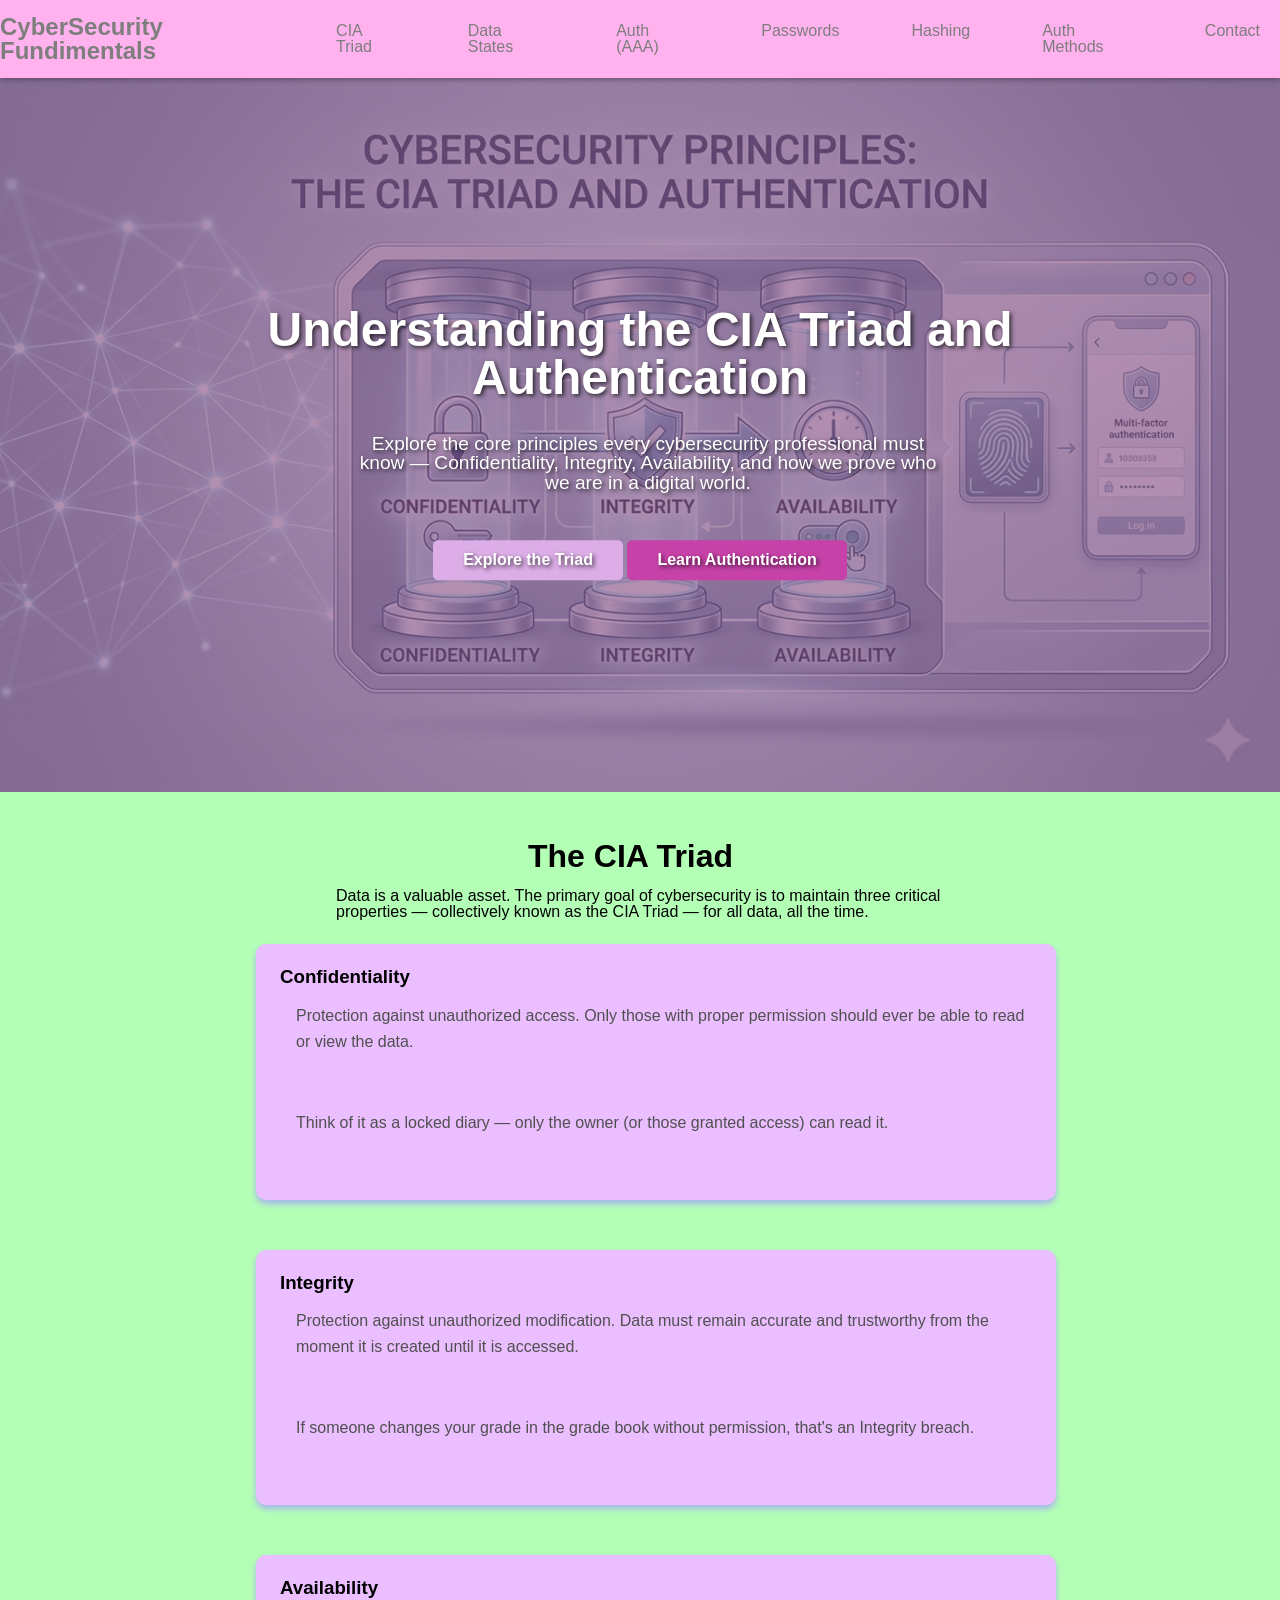
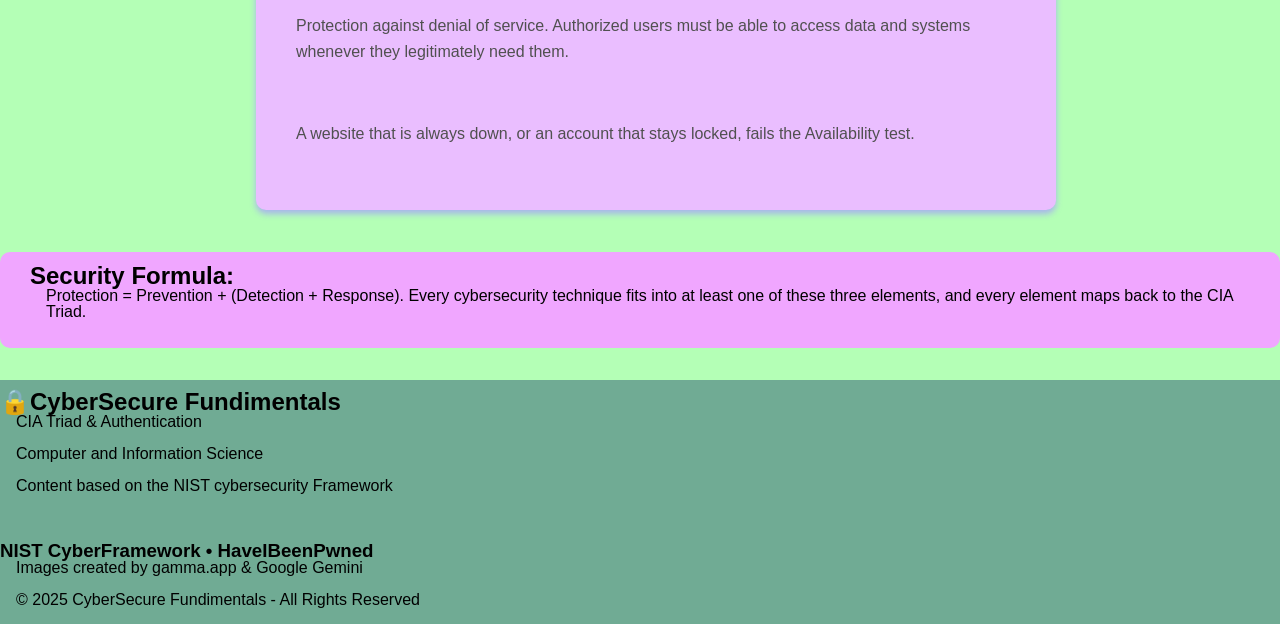
<file: index.html>
<!DOCTYPE html>
<html lang="en">
<head>
    <meta charset="UTF-8">
    <meta name="viewport" content="width=device-width, initial-scale=1.0">
    <title>Final Project</title>
    <link rel="stylesheet" href="CSS/styles.css">
    <link rel="icon" href="Images/shieldBlueprint.png">
</head>
<body>
    <nav class="navbar">
        <div class="container">
            
            <div class="nav-brand">CyberSecurity Fundimentals</div>
            
            
            <ul class="nav-menu">
                <li><a href="">CIA Triad</a></li>
                <li><a target="" href="datastates.html">Data States</a></li>
                <li><a href="aaa.html">Auth (AAA)</a></li>
                <li><a href="pass.html">Passwords</a></li>
                <li><a href="hashing.html">Hashing</a></li>
                <li><a href="auth.html">Auth Methods</a></li>
                <li><a href="contact.html">Contact</a></li>
                
            </ul>
        </div>
    </nav>

    
    
    <section class="hero hero-1">
        
        <img src="Images/cia1.png" width="1200" height="600" fit="crop" alt="Cia.png">
        
        <div class="hero-content">
            
            <h1>Understanding the CIA Triad and Authentication</h1>
            <p>Explore the core principles every cybersecurity professional must
know — Confidentiality, Integrity, Availability, and how we prove who
we are in a digital world.</p>
            <a href="#" class="btn btn-primary">Explore the Triad</a>
            <a href="#" class="btn btn-secondary">Learn Authentication</a>
            
            
        </div>
    </section>

    <h1 style="margin-left: 40%;">The CIA Triad</h1>
<p style="margin-left: 25%;">Data is a valuable asset. The primary goal of cybersecurity is to
maintain three critical <br> properties — collectively known as the CIA
Triad — for all data, all the time.</p>

<div class="cards-grid">
                
                <!-- CARD 1 -->
                
                <div class="card">
                    
                     
                    
                    
                    
                    <div class="card-content">
                        
                        <h3>Confidentiality</h3>
                        
                        
                        <p>Protection against unauthorized access. Only those with
proper permission should ever be able to read or view the data.</p>
<br>
<p>Think of it as a locked diary — only the owner (or those granted
access) can read it.</p>
                        
                        
                        
                    </div>
                </div>
<!-- CARD 2 -->
                <div class="card">
                    
                     
                    
                    
                    
                    <div class="card-content">
                        
                        <h3>Integrity</h3>
                        
                        
                        <p>Protection against unauthorized modification. Data must
remain accurate and trustworthy from the moment it is created
until it is accessed.</p>
<br>
<p>If someone changes your grade in the grade book without
permission, that's an Integrity breach.</p>
                        
                        
                        
                    </div>
                </div>

                <!-- CARD 3 -->
                
                <div class="card">
                    
                    
                    <div class="card-content">
                        
                        <h3>Availability</h3>
                        
                        
                        <p>Protection against denial of service. Authorized users must be
able to access data and systems whenever they legitimately
need them.</p>
<br>
<p>A website that is always down, or an account that stays locked,
fails the Availability test.</p>
                        
                        
                    </div>
                </div>
<div class="security">
                <h2>Security Formula:</h2>
                <p>Protection = Prevention + (Detection +
Response). Every cybersecurity technique fits into at least one
of these three elements, and every element maps back to the
CIA Triad.</p>

    </div>

    <Footer style="background-color: rgb(112, 171, 148);">
<h2 style="padding-top: 10px;">&#128274;CyberSecure Fundimentals</h2>
<P>CIA Triad & Authentication</P>
<p>Computer and Information Science</p>
<p>Content based on the NIST cybersecurity Framework</p>
<br>
<br>
<h3>NIST CyberFramework &bull; HaveIBeenPwned</h3>
<p>Images created by gamma.app & Google Gemini</p>
<p>&COPY; 2025 CyberSecure Fundimentals - All Rights Reserved</p>

    </Footer>
</file>
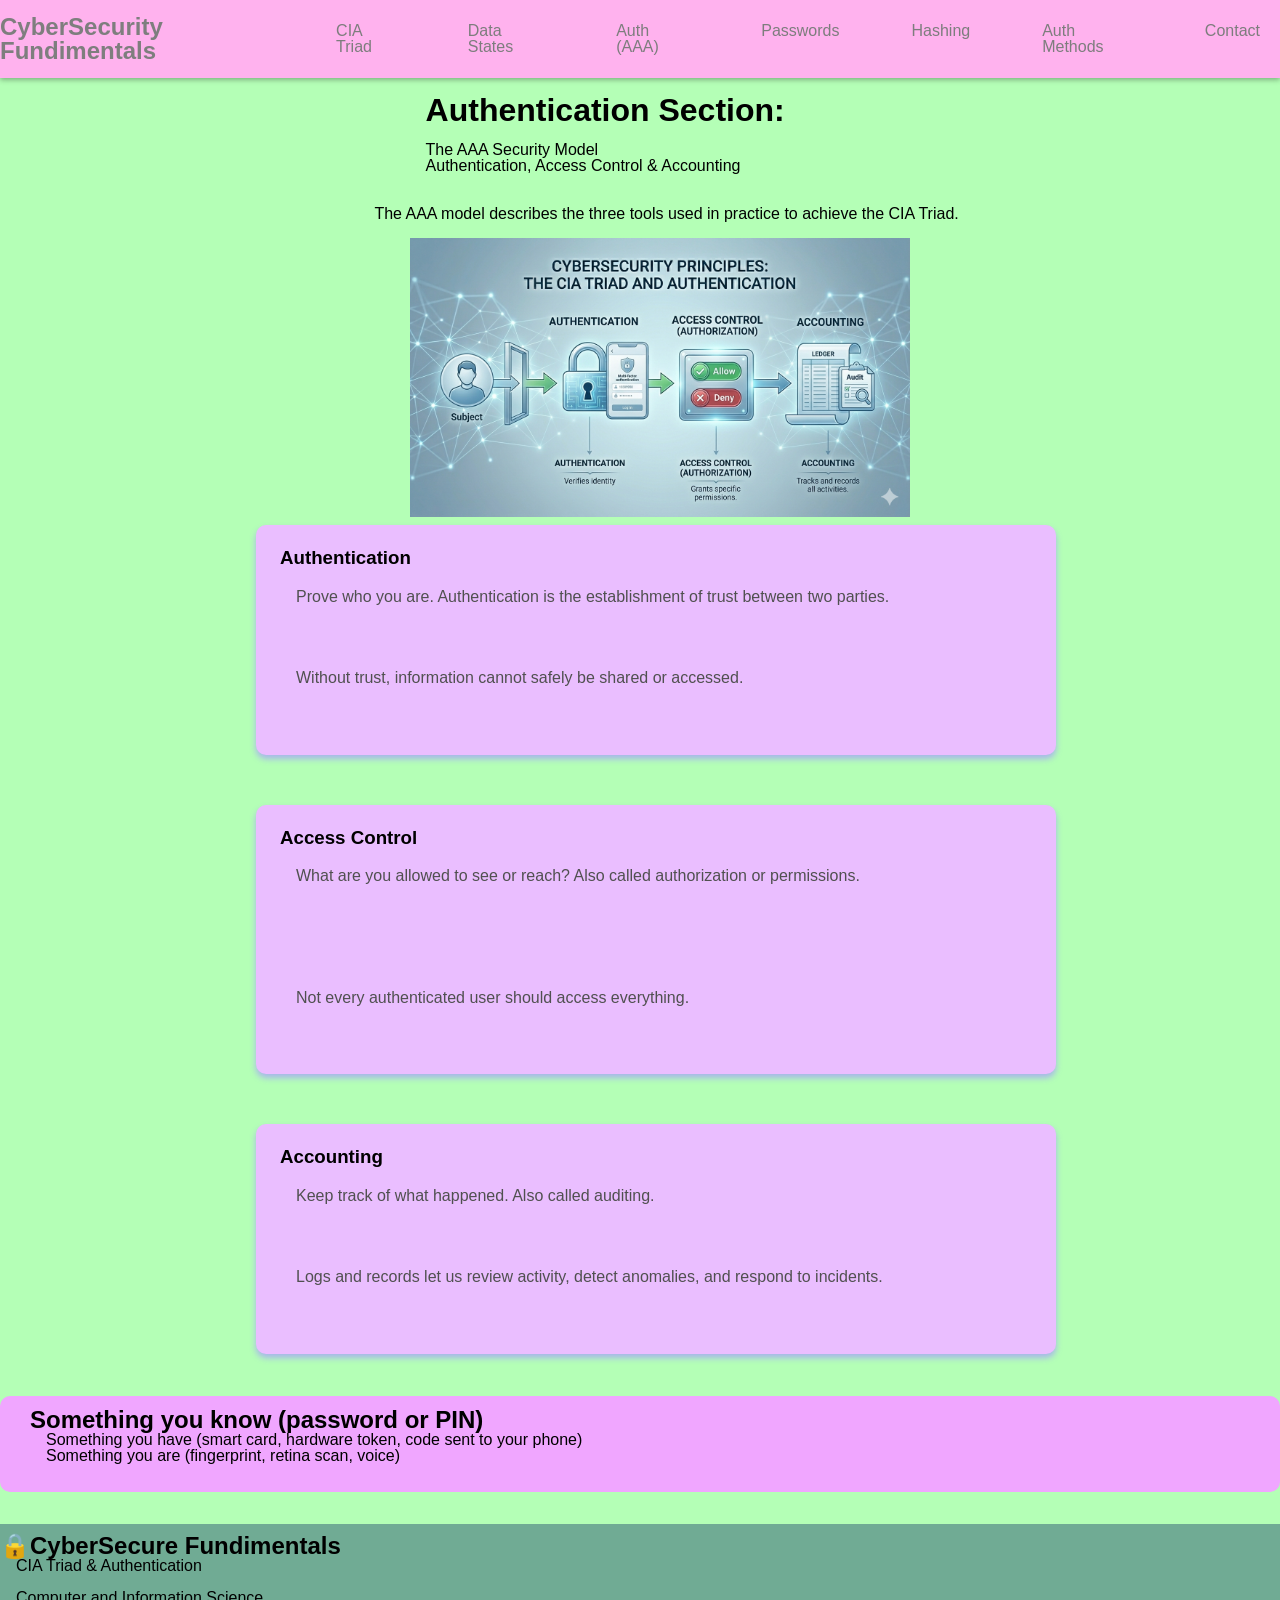
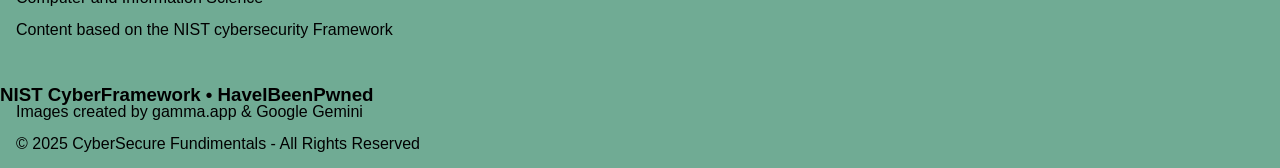
<file: aaa.html>
<!DOCTYPE html>
<html lang="en">
<head>
    <meta charset="UTF-8">
    <meta name="viewport" content="width=device-width, initial-scale=1.0">
    <title>AAA</title>
    <link rel="stylesheet" href="CSS/styles.css">
    <link rel="icon" href="Images/shieldBlueprint.png">
</head>
<body>
    <nav class="navbar">
        <div class="container">
            
            <div class="nav-brand">CyberSecurity Fundimentals</div>
            
            
            <ul class="nav-menu">
                <li><a href="index.html">CIA Triad</a></li>
                <li><a target="" href="datastates.html">Data States</a></li>
                <li><a href="aaa.html">Auth (AAA)</a></li>
                <li><a href="pass.html">Passwords</a></li>
                <li><a href="hashing.html">Hashing</a></li>
                <li><a href="auth.html">Auth Methods</a></li>
                <li><a href="contact.html">Contact</a></li>
                
            </ul>
        </div>
    </nav>
    <h1 style="margin-left: 32%;">Authentication Section:</h1>
<p style="margin-left: 32%;">The AAA Security Model <br> Authentication, Access Control &amp; Accounting</p> <br>
<p style="margin-left: 28%;">The AAA model describes the three tools used in practice to
achieve the CIA Triad.</p>
<img style="margin-left: 32%;" src="Images/aaa1.png" width="500">

<div class="cards-grid">

    
                
                <!-- CARD 1 -->
                
                <div class="card">
                    
                     
                    
                    
                    
                    <div class="card-content">
                        
                        <h3>Authentication</h3>
                        
                        
                        <p>Prove who you are. Authentication is the establishment of trust
between two parties.</p>
<br>
<p>Without trust, information cannot safely be shared or accessed.</p>
                        
                        
                        
                    </div>
                </div>
<!-- CARD 2 -->
                <div class="card">
                    
                     
                    
                    
                    
                    <div class="card-content">
                        
                        <h3>Access Control</h3>
                        
                        
                        <p>What are you allowed to see or reach? Also called authorization or permissions.</p></p>
<br>
<p>Not every authenticated user should access everything.</p>
                        
                        
                        
                    </div>
                </div>

                <!-- CARD 3 -->
                
                <div class="card">
                    
                    
                    <div class="card-content">
                        
                        <h3>Accounting</h3>
                        
                        
                        <p>Keep track of what happened. Also called auditing.</p>
<br>
<p>Logs and records let us review activity, detect anomalies, and respond to incidents.</p>
                        
                        
                    </div>
                </div>
<div class="security">
                <h2>Something you know (password or PIN)</h2>
                <p>Something you have (smart card, hardware token, code sent to your phone) <br> Something you are (fingerprint, retina scan, voice)</p>

    </div>
    <Footer style="background-color: rgb(112, 171, 148);">
<h2 style="padding-top: 10px;">&#128274;CyberSecure Fundimentals</h2>
<P>CIA Triad & Authentication</P>
<p>Computer and Information Science</p>
<p>Content based on the NIST cybersecurity Framework</p>
<br>
<br>
<h3>NIST CyberFramework &bull; HaveIBeenPwned</h3>
<p>Images created by gamma.app & Google Gemini</p>
<p>&COPY; 2025 CyberSecure Fundimentals - All Rights Reserved</p>

    </Footer>
</body>
</html>
</file>
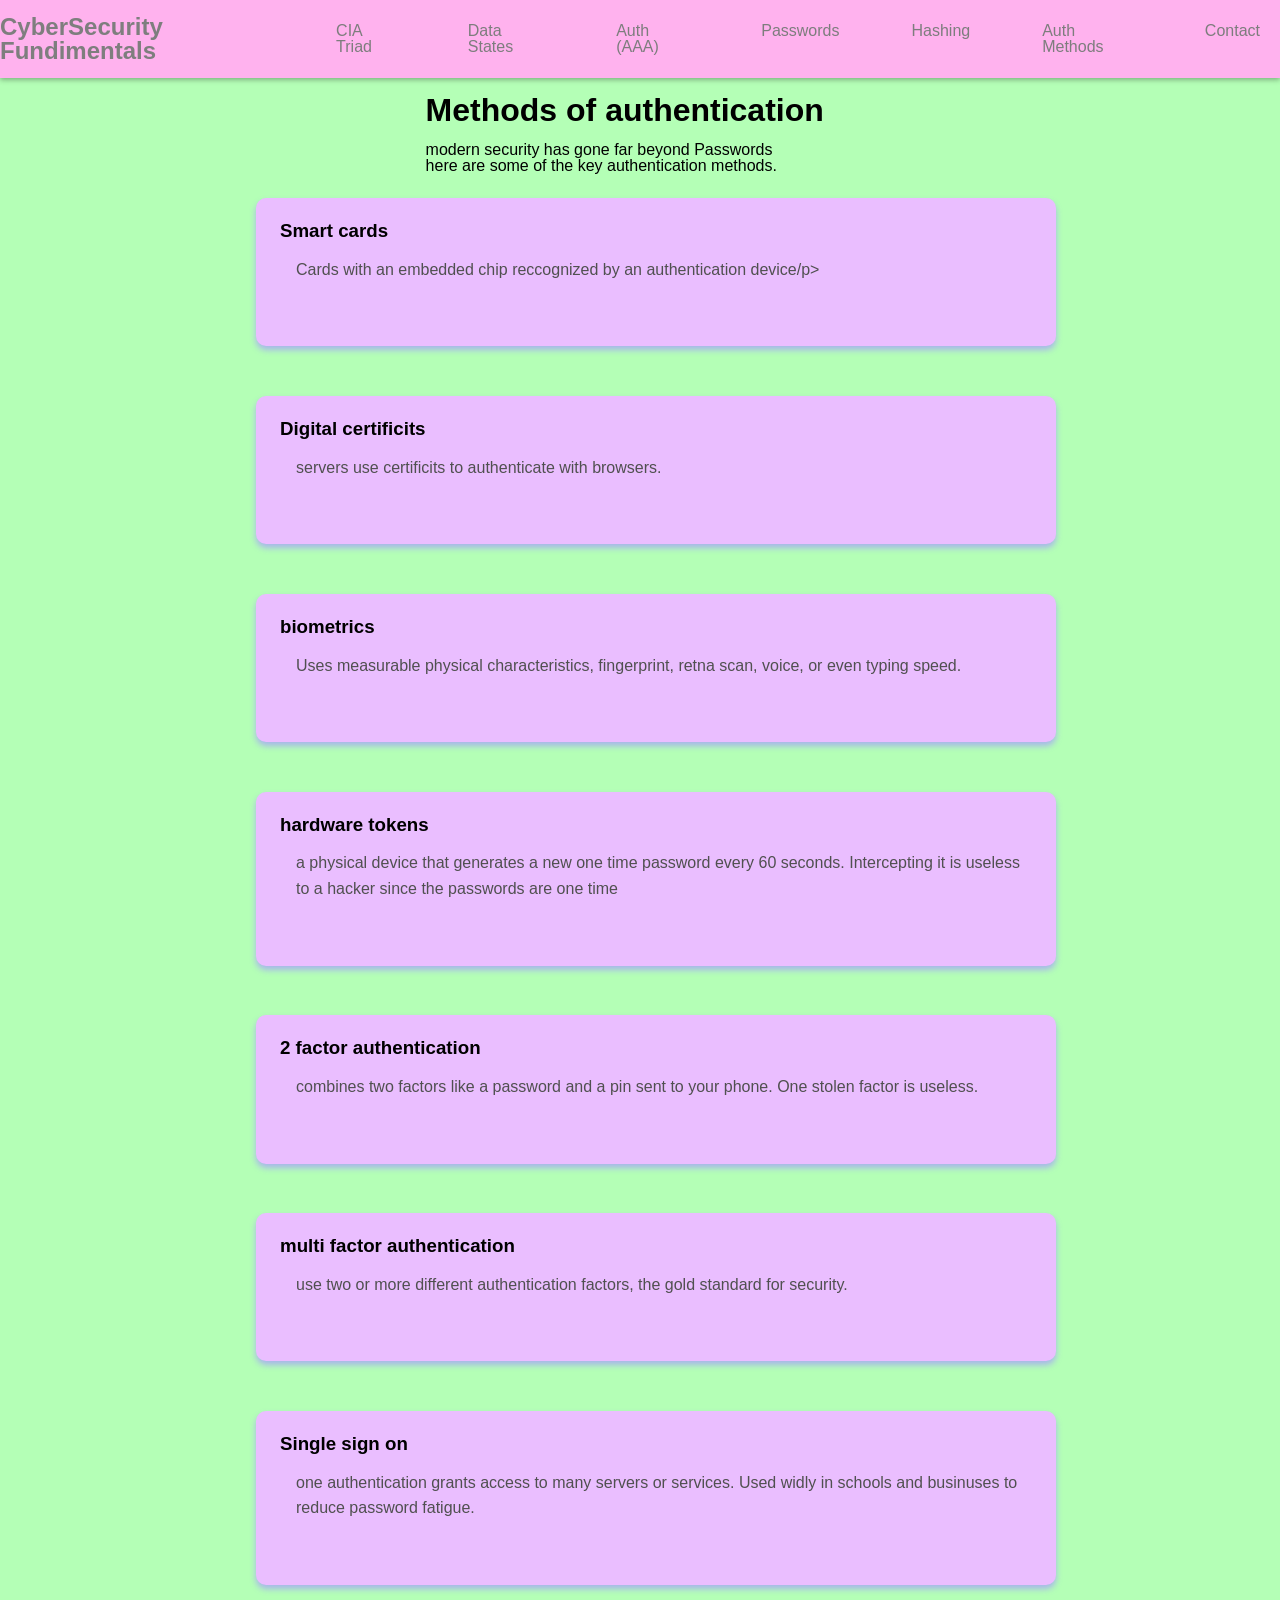
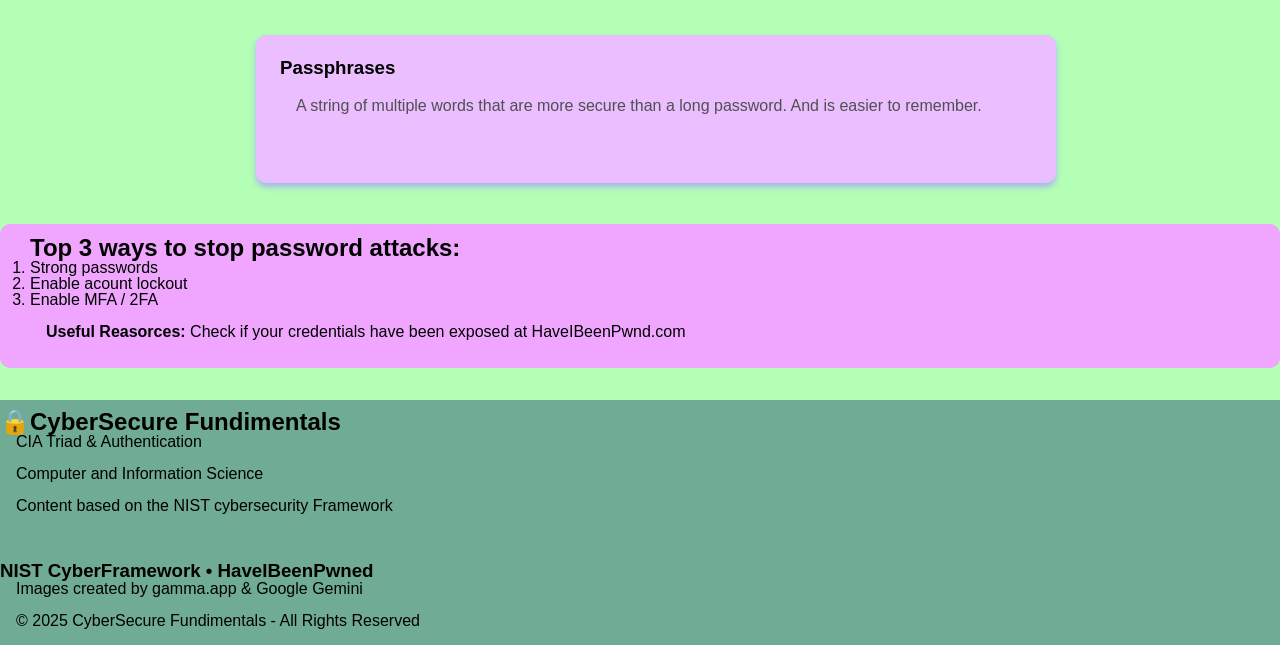
<file: auth.html>
<!DOCTYPE html>
<html lang="en">
<head>
    <meta charset="UTF-8">
    <meta name="viewport" content="width=device-width, initial-scale=1.0">
    <title>Authentication</title>
    <link rel="stylesheet" href="CSS/styles.css">
    <link rel="icon" href="Images/shieldBlueprint.png">
</head>
<body>
    <nav class="navbar">
        <div class="container">
            
            <div class="nav-brand">CyberSecurity Fundimentals</div>
            
            
            <ul class="nav-menu">
                <li><a href="index.html">CIA Triad</a></li>
                <li><a target="" href="datastates.html">Data States</a></li>
                <li><a href="aaa.html">Auth (AAA)</a></li>
                <li><a href="pass.html">Passwords</a></li>
                <li><a href="hashing.html">Hashing</a></li>
                <li><a href="auth.html">Auth Methods</a></li>
                <li><a href="contact.html">Contact</a></li>
                
            </ul>
        </div>
    </nav>
    <h1 style="margin-left: 32%;">Methods of authentication</h1>
<p style="margin-left: 32%;">modern security has gone far beyond Passwords <br> here are some of the key authentication methods.</p>

<div class="cards-grid">
                
                <!-- CARD 1 -->
                
                <div class="card">
                    
                     
                    
                    
                    
                    <div class="card-content">
                        
                        <h3>Smart cards</h3>
                        
                        
                        <p>Cards with an embedded chip reccognized by an authentication device/p>

                        
                        
                        
                    </div>
                </div>
<!-- CARD 2 -->
                <div class="card">
                    
                     
                    
                    
                    
                    <div class="card-content">
                        
                        <h3>Digital certificits</h3>
                        
                        
                        <p>servers use certificits to authenticate with browsers.</p>
                        
                        
                        
                    </div>
                </div>

                <!-- CARD 3 -->
                
                <div class="card">
                    
                    
                    <div class="card-content">
                        
                        <h3>biometrics</h3>
                        
                        
                        <p>Uses measurable physical characteristics, fingerprint, retna scan, voice, or even typing speed.</p>
                        
                        
                    </div>
                </div>
                <div class="cards-grid">
                
                <!-- CARD 4 -->
                
                <div class="card">
                    
                     
                    
                    
                    
                    <div class="card-content">
                        
                        <h3>hardware tokens</h3>
                        
                        
                        <p>a physical device that generates a new one time password every 60 seconds. Intercepting it is useless to a hacker since the passwords are one time</p>
                        
                        
                        
                    </div>
                </div>
                <!-- CARD 5 -->
                
                <div class="card">
                    
                     
                    
                    
                    
                    <div class="card-content">
                        
                        <h3>2 factor authentication</h3>
                        
                        
                        <p>combines two factors like a password and a pin sent to your phone. One stolen factor is useless.</p>
                        
                        
                        
                    </div>
                </div>
<!-- CARD 6 -->
                <div class="card">
                    
                     
                    
                    
                    
                    <div class="card-content">
                        
                        <h3>multi factor authentication</h3>
                        
                        
                        <p>use two or more different authentication factors, the gold standard for security.</p>
                        
                        
                        
                    </div>
                </div>

                <!-- CARD 7 -->
                
                <div class="card">
                    
                    
                    <div class="card-content">
                        
                        <h3>Single sign on</h3>
                        
                        
                        <p>one authentication grants access to many servers or services. Used widly in schools and businuses to reduce password fatigue.</p>
                        
                        
                    </div>
                </div>
                <div class="cards-grid">
                
                <!-- CARD 8 -->
                
                <div class="card">
                    
                     
                    
                    
                    
                    <div class="card-content">
                        
                        <h3>Passphrases</h3>
                        
                        
                        <p>A string of multiple words that are more secure than a long password. And is easier to remember.</p>
                        
                        
                        
                    </div>
                </div>
<div class="security">
                <h2>Top 3 ways to stop password attacks:</h2>
                <ol>
                    <li>Strong passwords</li>
                    <li>Enable acount lockout</li>
                    <li>Enable MFA / 2FA</li>
                </ol>
                <br>
                <p><strong>Useful Reasorces:</strong> Check if your credentials have been exposed at HaveIBeenPwnd.com </p>

    </div>
    
    <Footer style="background-color: rgb(112, 171, 148);">
<h2 style="padding-top: 10px;">&#128274;CyberSecure Fundimentals</h2>
<P>CIA Triad & Authentication</P>
<p>Computer and Information Science</p>
<p>Content based on the NIST cybersecurity Framework</p>
<br>
<br>
<h3>NIST CyberFramework &bull; HaveIBeenPwned</h3>
<p>Images created by gamma.app & Google Gemini</p>
<p>&COPY; 2025 CyberSecure Fundimentals - All Rights Reserved</p>

    </Footer>
</body>
</html>
</file>
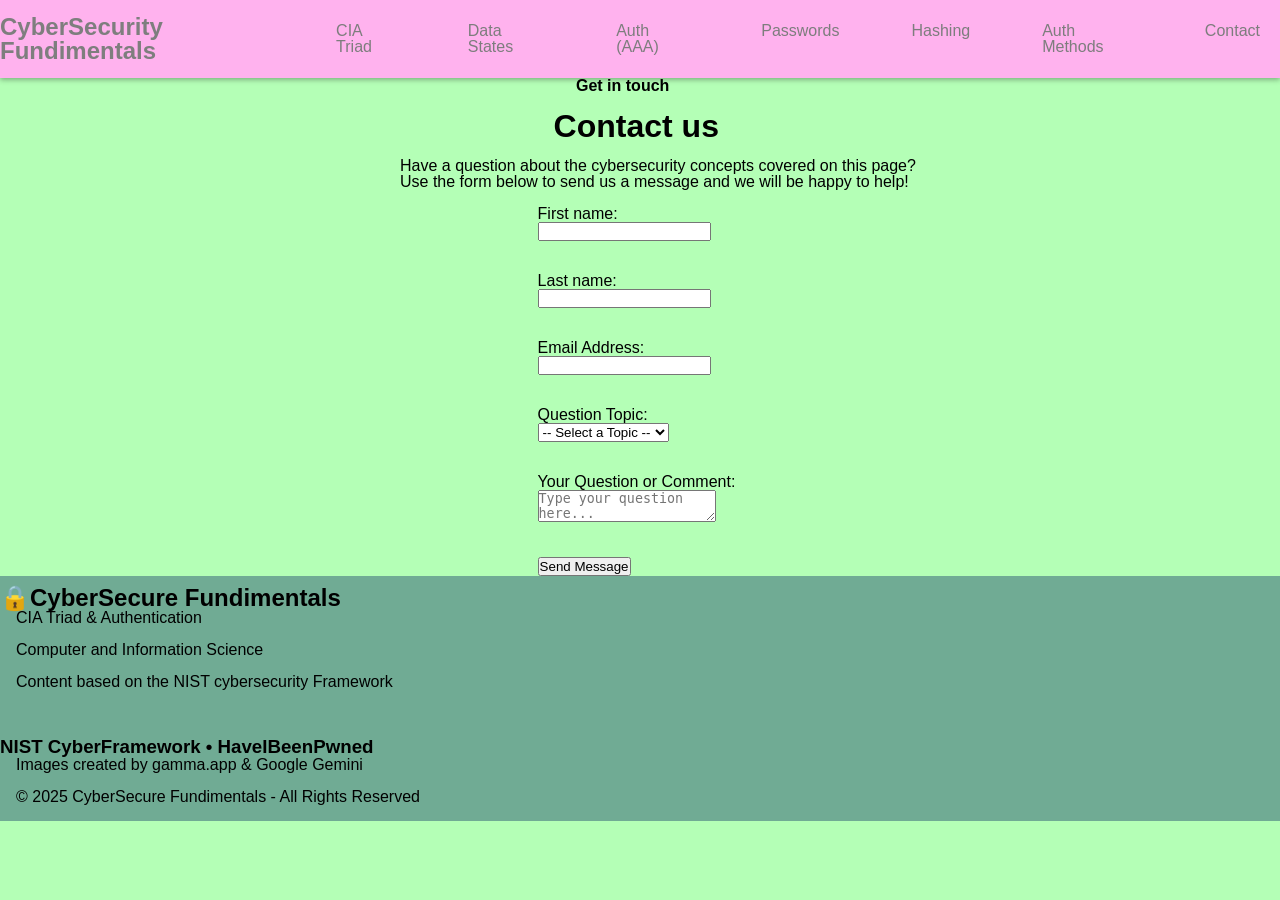
<file: contact.html>
<!DOCTYPE html>
<html lang="en">
<head>
    <meta charset="UTF-8">
    <meta name="viewport" content="width=device-width, initial-scale=1.0">
    <title>Contact</title>
    <link rel="stylesheet" href="CSS/styles.css">
    <link rel="icon" href="Images/shieldBlueprint.png">
</head>
<body>
    <nav class="navbar">
        <div class="container">
            
            <div class="nav-brand">CyberSecurity Fundimentals</div>
            
            
            <ul class="nav-menu">
                <li><a href="index.html">CIA Triad</a></li>
                <li><a target="" href="datastates.html">Data States</a></li>
                <li><a href="aaa.html">Auth (AAA)</a></li>
                <li><a href="pass.html">Passwords</a></li>
                <li><a href="hashing.html">Hashing</a></li>
                <li><a href="auth.html">Auth Methods</a></li>
                <li><a href="contact.html">Contact</a></li>
                
            </ul>
        </div>
    </nav>
    <h4 style="margin-left: 45%;">Get in touch</h4>
    <h1 style="margin-left: 42%;">Contact us</h1>
    <p style="margin-left: 30%;">Have a question about the cybersecurity concepts covered on this page? <br> Use the form below to send us a message and we will be happy to help!</p>

<section style="margin-left: 42%;" id="contact">
       <form action="DoTheThing" method="post">
<label>First name:</label> <br>
<input type="text">
<br>
<p>&nbsp;</p>
<label>Last name:</label> <br>
<input type="text">
<br>
<p>&nbsp;</p>
<label>Email Address:</label> <br>
<input type="text">
<br>
<p>&nbsp;</p>
<label>Question Topic:</label> <br>
<select>
    <option>-- Select a Topic --</option>
    <option>AAA</option>
    <option>Authentication</option>
    <option>Data States</option>
    <option>Hashing</option>
    <option>CIA Triad</option>
    </select>
<br>
<p>&nbsp;</p>
<label>Your Question or Comment:</label> <br>
<textarea placeholder="Type your question here..."></textarea>
<br>
<p>&nbsp;</p>
<button type="submit">Send Message</button>
       </form>     
</section>
<Footer style="background-color: rgb(112, 171, 148);">
<h2 style="padding-top: 10px;">&#128274;CyberSecure Fundimentals</h2>
<P>CIA Triad & Authentication</P>
<p>Computer and Information Science</p>
<p>Content based on the NIST cybersecurity Framework</p>
<br>
<br>
<h3>NIST CyberFramework &bull; HaveIBeenPwned</h3>
<p>Images created by gamma.app & Google Gemini</p>
<p>&COPY; 2025 CyberSecure Fundimentals - All Rights Reserved</p>

    </Footer>
</body>
</html>
</file>
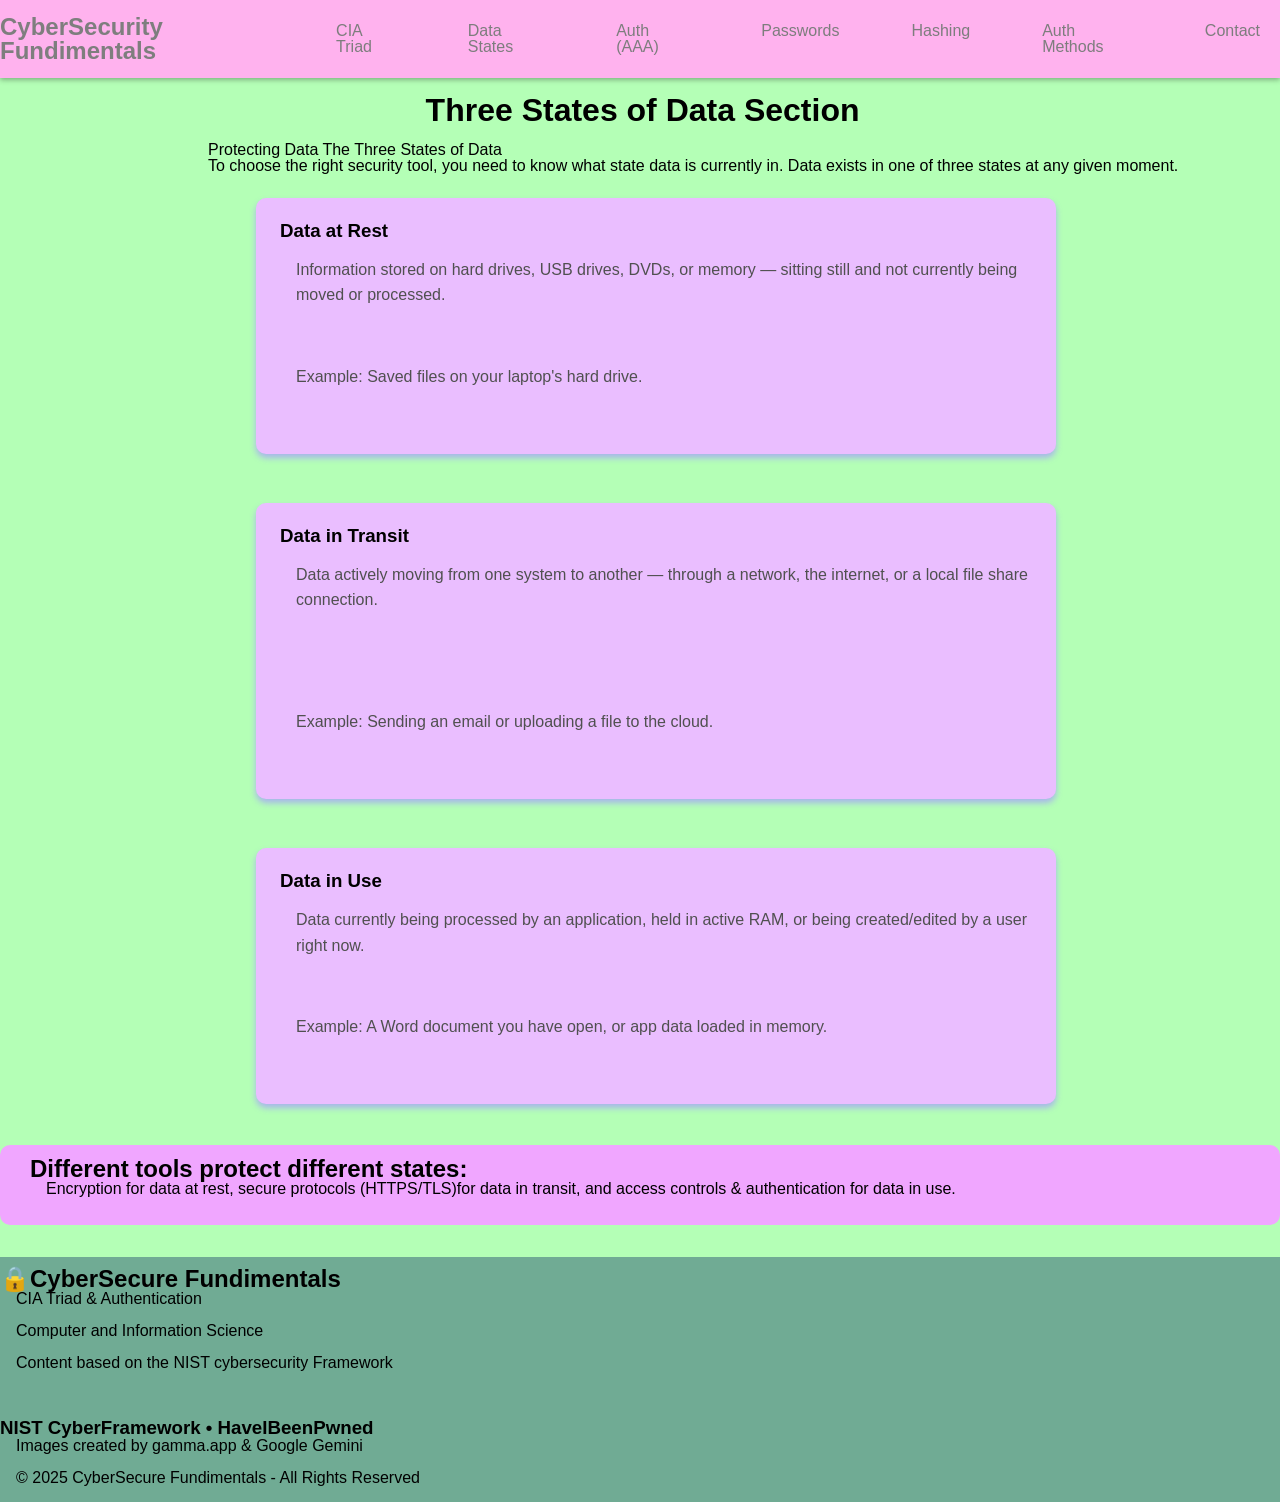
<file: datastates.html>
<!DOCTYPE html>
<html lang="en">
<head>
    <meta charset="UTF-8">
    <meta name="viewport" content="width=device-width, initial-scale=1.0">
    <title>Datastates</title>
    <link rel="stylesheet" href="CSS/styles.css">
    <link rel="icon" href="Images/shieldBlueprint.png">
</head>
<body>
    <nav class="navbar">
        <div class="container">
            
            <div class="nav-brand">CyberSecurity Fundimentals</div>
            
            
            <ul class="nav-menu">
                <li><a href="index.html">CIA Triad</a></li>
                <li><a target="" href="datastates.html">Data States</a></li>
                <li><a href="aaa.html">Auth (AAA)</a></li>
                <li><a href="pass.html">Passwords</a></li>
                <li><a href="hashing.html">Hashing</a></li>
                <li><a href="auth.html">Auth Methods</a></li>
                <li><a href="contact.html">Contact</a></li>
                
            </ul>
        </div>
    </nav>
    <h1 style="margin-left: 32%;">Three States of Data Section</h1>
<p style="margin-left: 15%;">Protecting Data
The Three States of Data <br> To choose the right security tool, you need to know what state
data is currently in. Data exists in one of three states at any
given moment.</p>

<div class="cards-grid">
                
                <!-- CARD 1 -->
                
                <div class="card">
                    
                     
                    
                    
                    
                    <div class="card-content">
                        
                        <h3>Data at Rest</h3>
                        
                        
                        <p>Information stored on hard drives, USB drives, DVDs, or
memory — sitting still and not currently being moved or
processed.</p>
<br>
<p>Example: Saved files on your laptop's hard drive.</p>
                        
                        
                        
                    </div>
                </div>
<!-- CARD 2 -->
                <div class="card">
                    
                     
                    
                    
                    
                    <div class="card-content">
                        
                        <h3>Data in Transit</h3>
                        
                        
                        <p>Data actively moving from one system to another — through a
network, the internet, or a local file share connection.</p></p>
<br>
<p>Example: Sending an email or uploading a file to the cloud.</p>
                        
                        
                        
                    </div>
                </div>

                <!-- CARD 3 -->
                
                <div class="card">
                    
                    
                    <div class="card-content">
                        
                        <h3>Data in Use</h3>
                        
                        
                        <p>Data currently being processed by an application, held in active
RAM, or being created/edited by a user right now.</p>
<br>
<p>Example: A Word document you have open, or app data loaded
in memory.</p>
                        
                        
                    </div>
                </div>
<div class="security">
                <h2>Different tools protect different states:</h2>
                <p>Encryption for data at rest, secure protocols (HTTPS/TLS)for data in transit, and
access controls &amp; authentication for data in use.</p>

    </div>
    <Footer style="background-color: rgb(112, 171, 148);">
<h2 style="padding-top: 10px;">&#128274;CyberSecure Fundimentals</h2>
<P>CIA Triad & Authentication</P>
<p>Computer and Information Science</p>
<p>Content based on the NIST cybersecurity Framework</p>
<br>
<br>
<h3>NIST CyberFramework &bull; HaveIBeenPwned</h3>
<p>Images created by gamma.app & Google Gemini</p>
<p>&COPY; 2025 CyberSecure Fundimentals - All Rights Reserved</p>

    </Footer>
</body>
</html>
</file>
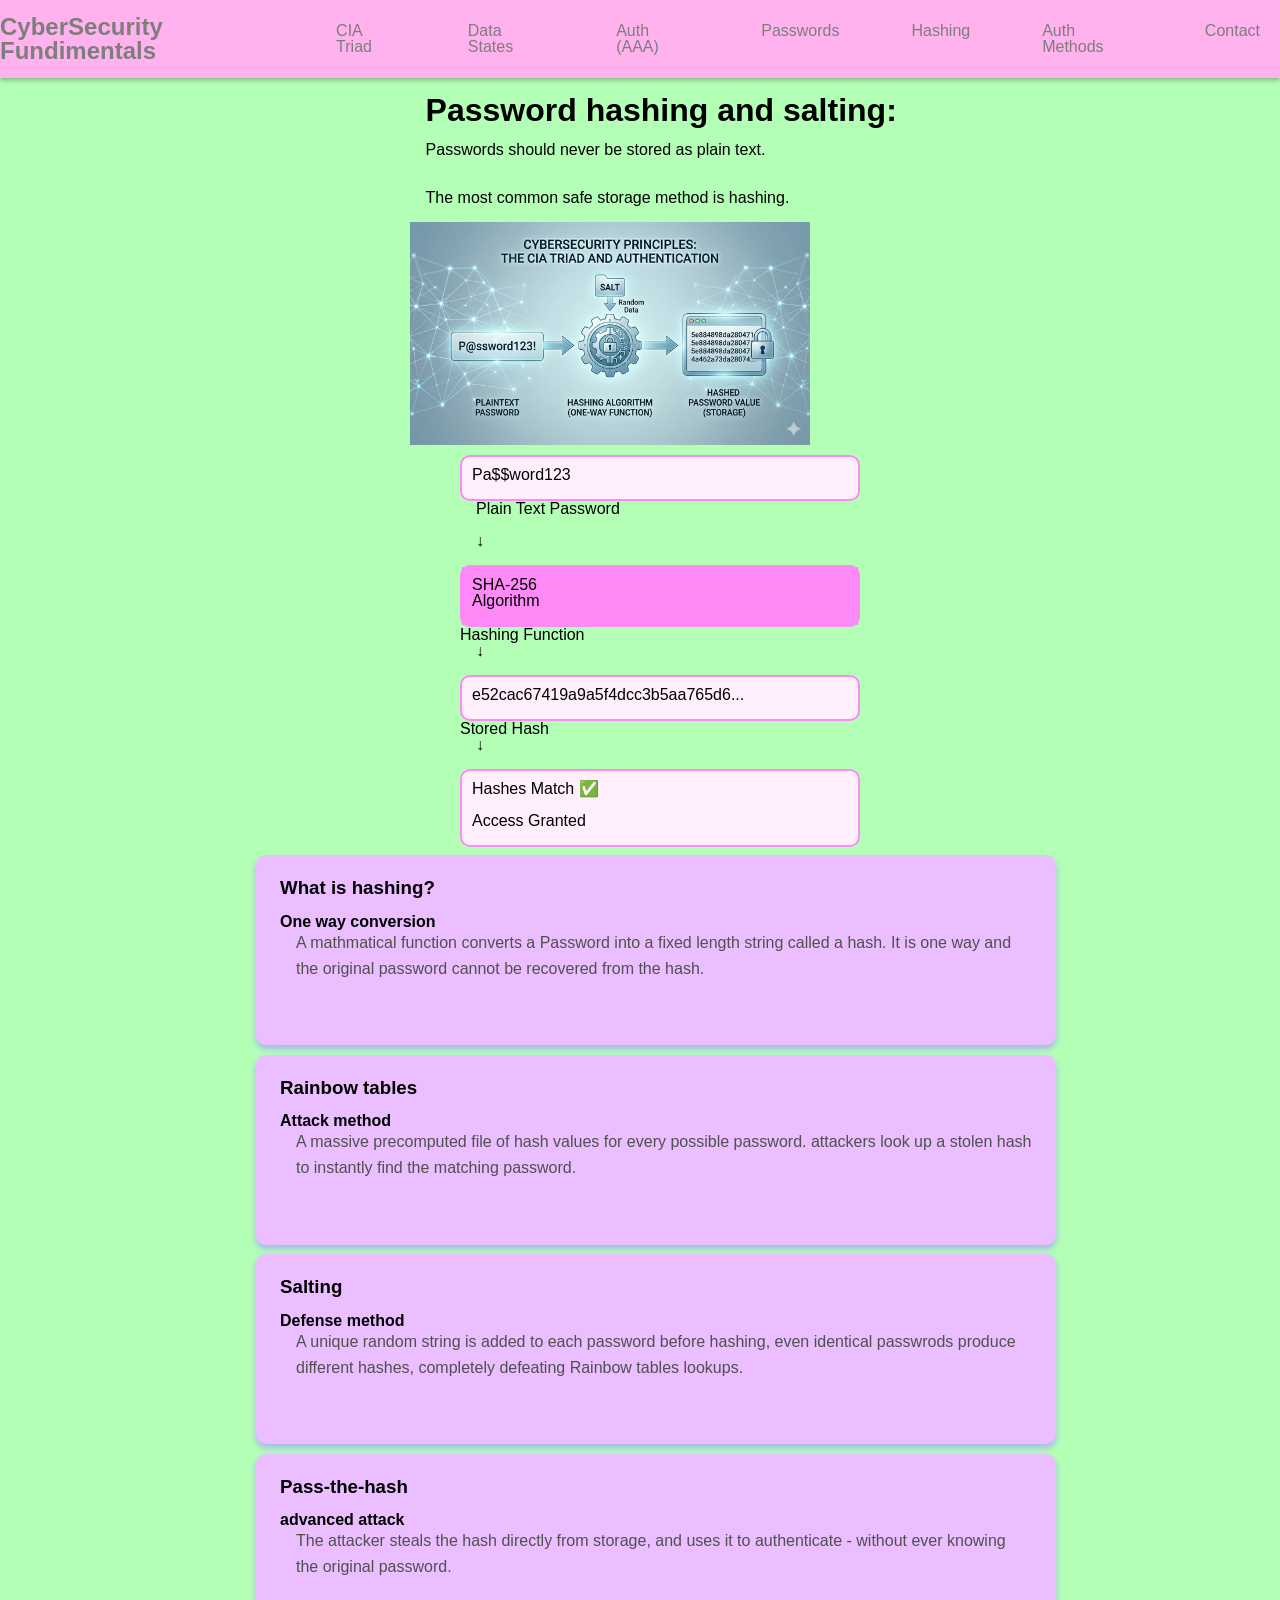
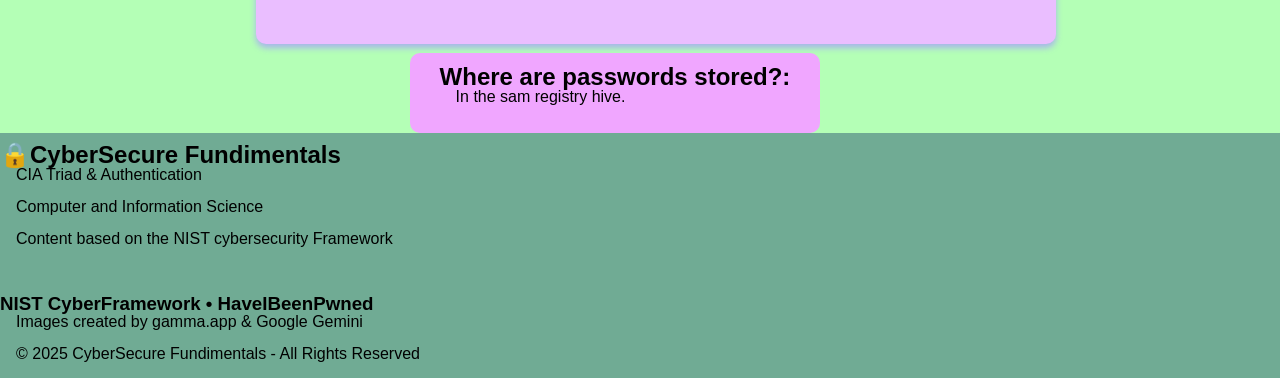
<file: hashing.html>
<!DOCTYPE html>
<html lang="en">
<head>
    <meta charset="UTF-8">
    <meta name="viewport" content="width=device-width, initial-scale=1.0">
    <title>Hashing</title>
    <link rel="stylesheet" href="CSS/styles.css">
    <link rel="icon" href="Images/shieldBlueprint.png">
</head>
<body>
    <nav class="navbar">
        <div class="container">
            
            <div class="nav-brand">CyberSecurity Fundimentals</div>
            
            
            <ul class="nav-menu">
                <li><a href="index.html">CIA Triad</a></li>
                <li><a target="" href="datastates.html">Data States</a></li>
                <li><a href="aaa.html">Auth (AAA)</a></li>
                <li><a href="pass.html">Passwords</a></li>
                <li><a href="hashing.html">Hashing</a></li>
                <li><a href="auth.html">Auth Methods</a></li>
                <li><a href="contact.html">Contact</a></li>
                
            </ul>
        </div>
    </nav>
    <h1 style="margin-left: 32%;">Password hashing and salting:</h1>
    <p style="margin-left: 32%;">Passwords should never be stored as plain text.</p> <br>
    <p style="margin-left: 32%;">The most common safe storage method is hashing.</p>
    <img style="margin-left: 32%;" src="Images/hash1.png" width="400">
    

        <section class="hash-steps" style="padding-left: 460px; padding-top: 10px;">
            <!-- Plain Text Password-->
            <div>
                <div class="hash-border">
                    <p style="padding-left: 10px; padding-top: 10px;">Pa$$word123</p>
                </div>

                <div>
                    <p>Plain Text Password</p>
                </div>
            </div>
            
            <!-- Arrow -->
            <div>
                <p>&darr;</p>
            </div>

            <!-- Hashing Function -->
            <div>
                <div class="hash-border">
<p style="padding-left: 10px; padding-top: 10px; background-color: rgb(255, 138, 247);">SHA-256 <br> Algorithm</p>
                </div>

                <div>Hashing Function</div>
            </div>

            <!-- Arrow -->
            <div>
                <p>&darr;</p>
            </div>
            <!--STORED HASH -->
            <div>
                <div class="hash-border">
<p style="padding-left: 10px; padding-top: 10px;">e52cac67419a9a5f4dcc3b5aa765d6...</p>
                </div>

                <div>
Stored Hash
                </div>
            </div>

            <!-- Arrow -->
            <div>
                <p>&darr;</p>
            </div>
            <!-- LOGIN COMPARISON -->
            <div>
                <div class="hash-border">
<p style="padding-left: 10px; padding-top: 10px;">Hashes Match &#9989; <br><br> Access Granted</p>
                </div>

                <div>

                </div>
            </div>
        </section>    
        <!-- CARD 1 -->
                
                <div class="card">
                    
                     
                    
                    
                    
                    <div class="card-content">
                        
                        <h3>What is hashing?</h3>
                        <h4>One way conversion</h4>
                        
                        
                        <p>A mathmatical function converts a Password into a fixed length string called a hash. It is one way and the original password cannot be recovered from the hash.</p>

                        
                        
                        
                    </div>
                </div>
                <!-- CARD 2 -->
                
                <div class="card">
                    
                     
                    
                    
                    
                    <div class="card-content">
                        
                        <h3>Rainbow tables</h3>
                        <h4>Attack method</h4>
                        
                        
                        <p>A massive precomputed file of hash values for every possible password. attackers look up a stolen hash to instantly find the matching password.</p>

                        
                        
                        
                    </div>
                </div>
                <!-- CARD 3 -->
                
                <div class="card">
                    
                     
                    
                    
                    
                    <div class="card-content">
                        
                        <h3>Salting</h3>
                        <h4>Defense method</h4>
                        
                        
                        <p>A unique random string is added to each password before hashing, even identical passwrods produce different hashes, completely defeating Rainbow tables lookups.</p>

                        
                        
                        
                    </div>
                </div>
                <!-- CARD 4 -->
                
                <div class="card">
                    
                     
                    
                    
                    
                    <div class="card-content">
                        
                        <h3>Pass-the-hash</h3>
                        <h4>advanced attack</h4>
                        
                        
                        <p>The attacker steals the hash directly from storage, and uses it to authenticate - without ever knowing the original password.</p>

                        
                        
                        
                    </div>
                </div>
                <div style="margin-left: 32%;" class="security">
                <h2>Where are passwords stored?:</h2>
                <p>In the sam registry hive.</p>

    </div>
    <Footer style="background-color: rgb(112, 171, 148);">
<h2 style="padding-top: 10px;">&#128274;CyberSecure Fundimentals</h2>
<P>CIA Triad & Authentication</P>
<p>Computer and Information Science</p>
<p>Content based on the NIST cybersecurity Framework</p>
<br>
<br>
<h3>NIST CyberFramework &bull; HaveIBeenPwned</h3>
<p>Images created by gamma.app & Google Gemini</p>
<p>&COPY; 2025 CyberSecure Fundimentals - All Rights Reserved</p>

    </Footer>
    
</body>
</html>
</file>
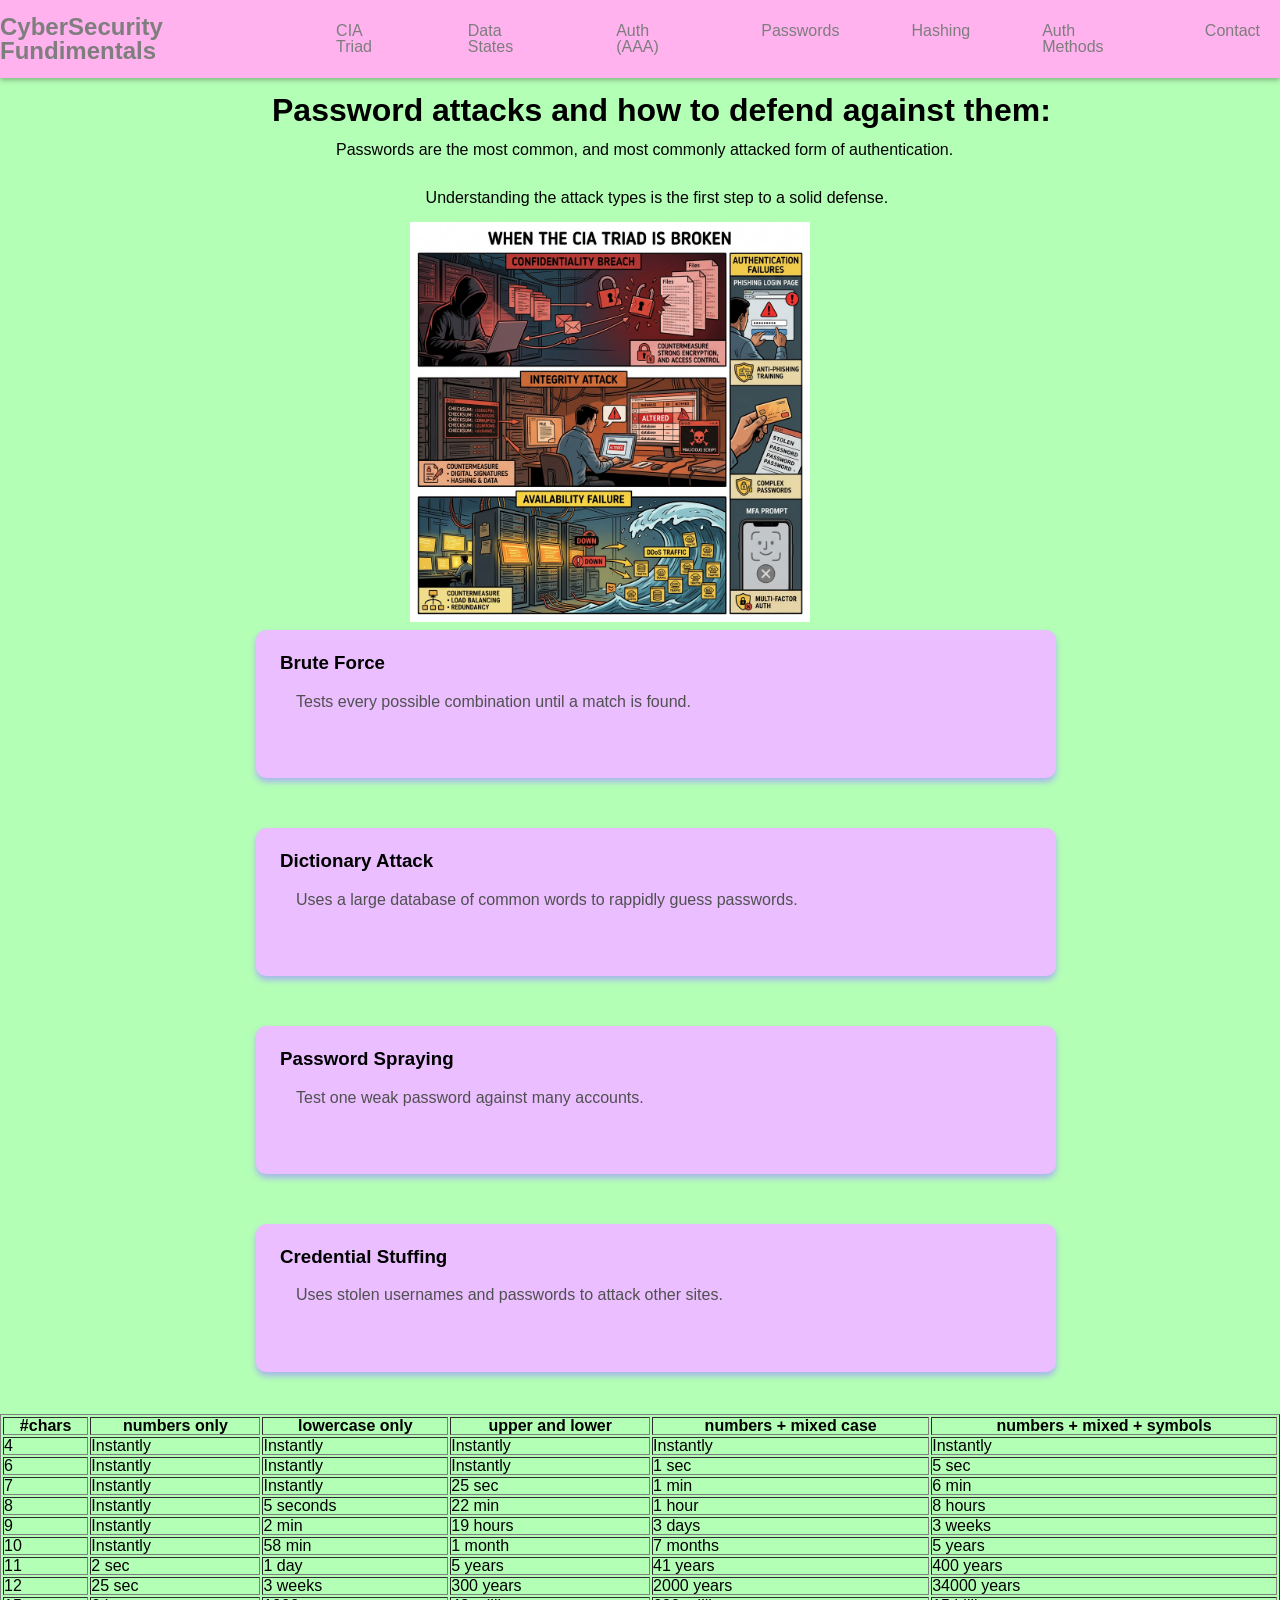
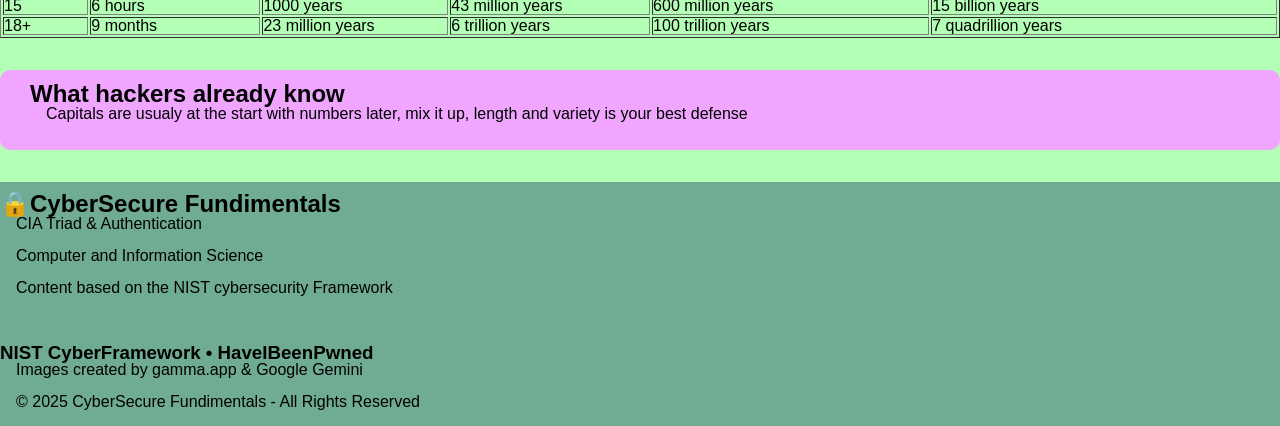
<file: pass.html>
<!DOCTYPE html>
<html lang="en">
<head>
    <meta charset="UTF-8">
    <meta name="viewport" content="width=device-width, initial-scale=1.0">
    <title>Passwords</title>
    <link rel="stylesheet" href="CSS/styles.css">
    <link rel="icon" href="Images/shieldBlueprint.png">
</head>
<body>
  <nav class="navbar">
        <div class="container">
            
            <div class="nav-brand">CyberSecurity Fundimentals</div>
            
            
            <ul class="nav-menu">
                <li><a href="index.html">CIA Triad</a></li>
                <li><a target="" href="datastates.html">Data States</a></li>
                <li><a href="aaa.html">Auth (AAA)</a></li>
                <li><a href="pass.html">Passwords</a></li>
                <li><a href="hashing.html">Hashing</a></li>
                <li><a href="auth.html">Auth Methods</a></li>
                <li><a href="contact.html">Contact</a></li>
                
            </ul>
        </div>
    </nav>
    <h1 style="margin-left: 20%;">Password attacks and how to defend against them:</h1>
<p style="margin-left: 25%;">Passwords are the most common, and most commonly attacked form of authentication.</p> <br>
<p style="margin-left: 32%;">Understanding the attack types is the first step to a solid defense.</p>
<img style="margin-left: 32%;" src="Images/attackComic.png" width="400">

<div class="cards-grid">

    
                
                <!-- CARD 1 -->
                
                <div class="card">
                    
                     
                    
                    
                    
                    <div class="card-content">
                        
                        <h3>Brute Force</h3>
                        
                        
                        <p>Tests every possible combination until a match is found.</p>

                        
                        
                        
                    </div>
                </div>
<!-- CARD 2 -->
                <div class="card">
                    
                     
                    
                    
                    
                    <div class="card-content">
                        
                        <h3>Dictionary Attack</h3>
                        
                        
                        <p>Uses a large database of common words to rappidly guess passwords.</p>


                        
                        
                        
                    </div>
                </div>

                <!-- CARD 3 -->
                
                <div class="card">
                    
                    
                    <div class="card-content">
                        
                        <h3>Password Spraying</h3>
                        
                        
                        <p>Test one weak password against many accounts.</p>

                        
                        
                    </div>
                    </div>
                    <!-- CARD 4 -->
                
                <div class="card">
                    
                    
                    <div class="card-content">
                        
                        <h3>Credential Stuffing</h3>
                        
                        
                        <p>Uses stolen usernames and passwords to attack other sites.</p>

                        
                        
                    
                </div>
                </div>

<!--The table-->
                <table border="1">
  <thead>
    <tr>
      <th>#chars</th>
      <th>numbers only</th>
      <th>lowercase only</th>
      <th>upper and lower</th>
      <th>numbers + mixed case</th>
      <th>numbers + mixed + symbols</th>
    </tr>
  </thead>
  <tbody>
    <tr>
      <td>4</td>
      <td>Instantly</td>
      <td>Instantly</td>
      <td>Instantly</td>
      <td>Instantly</td>
      <td>Instantly</td>
      
    </tr>
    <tr>
      <td>6</td>
      <td>Instantly</td>
      <td>Instantly</td>
      <td>Instantly</td>
      <td>1 sec</td>
      <td>5 sec</td>
      
    </tr>
    <tr>
      <td>7</td>
      <td>Instantly</td>
      <td>Instantly</td>
      <td>25 sec</td>
      <td>1 min</td>
      <td>6 min</td>
      
    </tr>
    <tr>
      <td>8</td>
      <td>Instantly</td>
      <td>5 seconds</td>
      <td>22 min</td>
      <td>1 hour</td>
      <td>8 hours</td>
      
    </tr>
    <tr>
      <td>9</td>
      <td>Instantly</td>
      <td>2 min</td>
      <td>19 hours</td>
      <td>3 days</td>
      <td>3 weeks</td>
      
    </tr>
    <tr>
      <td>10</td>
      <td>Instantly</td>
      <td>58 min</td>
      <td>1 month</td>
      <td>7 months</td>
      <td>5 years</td>
      
    </tr>
    <tr>
      <td>11</td>
      <td>2 sec</td>
      <td>1 day</td>
      <td>5 years</td>
      <td>41 years</td>
      <td>400 years</td>
      
    </tr>
    <tr>
      <td>12</td>
      <td>25 sec</td>
      <td>3 weeks</td>
      <td>300 years</td>
      <td>2000 years</td>
      <td>34000 years</td>
      
    </tr>
    <tr>
      <td>15</td>
      <td>6 hours</td>
      <td>1000 years</td>
      <td>43 million years</td>
      <td>600 million years</td>
      <td>15 billion years</td>
      
    </tr>
    <tr>
      <td>18+</td>
      <td>9 months</td>
      <td>23 million years</td>
      <td>6 trillion years</td>
      <td>100 trillion years</td>
      <td>7 quadrillion years</td>
      
    </tr>
  </tbody>
</table>







                <div class="security">
                <h2>What hackers already know</h2>
                <p>Capitals are usualy at the start with numbers later, mix it up, length and variety is your best defense</p>

    </div>
    <Footer style="background-color: rgb(112, 171, 148);">
<h2 style="padding-top: 10px;">&#128274;CyberSecure Fundimentals</h2>
<P>CIA Triad & Authentication</P>
<p>Computer and Information Science</p>
<p>Content based on the NIST cybersecurity Framework</p>
<br>
<br>
<h3>NIST CyberFramework &bull; HaveIBeenPwned</h3>
<p>Images created by gamma.app & Google Gemini</p>
<p>&COPY; 2025 CyberSecure Fundimentals - All Rights Reserved</p>

    </Footer>
    
</body>
</html>
</file>
<file: CSS/styles.css>
* {
    margin: 0;
    padding: 0;
    box-sizing: border-box;
}

body {
    font-family: 'Arial', sans-serif;
    line-height: 1.0;
    color: black;
    background-color: rgb(180, 255, 182);
}

img {
    max-width: 100%;
    height: auto;
    display: block;
}

a {
    text-decoration: none;
    color: inherit;
}

ul {
    list-style: none;
}

h1 {
    padding: 1rem;
}

p {
    padding-left: 1rem;
    padding-bottom: 1rem;
}


 */


.container {
    max-width: 1400px;
    margin: 0 auto;
    padding: 0 20px;
}



.navbar {
    
    background-color: rgb(255, 178, 238);
    
    padding: 15px 0;
    
    position: sticky;
    
    z-index: 100;
    box-shadow: 0 2px 5px rgba(0, 0, 0, 0.3)
}

.navbar .container {
    
    display: flex;
    
    justify-content: space-between;
    
    align-items: center;
}

.nav-brand {
    
    color: rgb(126, 126, 126);
    
    font-size: 1.5rem;
    
    font-weight: bold;
}

.nav-menu {
    
    display: flex;
   
    gap: 2rem;
}

.nav-menu li a {
   
    color: var(rgb(116, 116, 116));
    
    transition: color 0.3s ease;
     
    display: inline-block;
    
    padding: 8px 20px;
    
    font-size: 1rem;
    
    border: none;
    
    border-radius: 5px;
    
    cursor: pointer;
   
    transition: all 0.3s ease;
    font-weight: normal;
    
    color: rgb(125, 125, 125);
}

.nav-menu li a:hover {
    
    color: gray;
    
}


.hero {
    
    position: relative;
    
    width: 100%;
   
    min-height: 500px;
    
    margin-bottom: 2rem;
    
    overflow: hidden;
}

.hero::before {
    content: '';
    position: absolute;
    top: 0;
    left: 0;
    width: 100%;
    height: 100%;
    background-color: rgba(140, 84, 136, 0.65);
    z-index: 5;
}

.hero img {
    
    width: 100%;
    
    height: 100%;
    
    object-fit: cover;
    
    object-position: center;
    

}


.hero-content {
    
    position: absolute;
    
    top: 50%; left: 50%;
    
    transform: translate(-50%, -50%);
   
    text-align: center;
    
    color: white;
    
    text-shadow: 2px 2px 4px rgba(0, 0, 0, 0.7);
    
    z-index: 2;
    width: 90%;
    max-width: 800px;
    z-index: 10;
}

.hero-content h1 {

    font-size: 3rem;
    
    margin-bottom: 1rem;
    font-weight: bold;
}

.hero-content p {
    
    font-size: 1.2rem;
    
    margin-bottom: 2rem;
    
    max-width: 600px;
    
    margin-left: auto;
    margin-right: auto;
}


.btn {
    
    display: inline-block;
   
    padding: 12px 30px;
    
    font-size: 1rem;
    
    border: none;
    
    border-radius: 5px;
   
    cursor: pointer;
    
    transition: all 0.3s ease;
    font-weight: bold;
}

.btn-primary {
    
    background-color: rgb(220, 173, 230);
    
    color: rgb(255, 255, 255);
    
    font-weight: bold;
}

.btn-primary:hover {
    
    background-color: rgb(200, 135, 250);
    color: rgb(187, 187, 187);
    
    transform: translateY(-2px);
    box-shadow: 0 4px 8px rgba(0, 0, 0, 0.3)
}

.btn-secondary {
    background-color: rgb(199, 66, 168);
    color: white;
}

.btn-secondary:hover {
    background-color: rgb(193, 2, 152);
    
    box-shadow: 0 4px 8px rgba(0, 0, 0, 0.3);
}

/*--*/
.cards-section {
    
    padding: 4rem 0;
    
    background-color: gray;
}

.section-title {
    
    text-align: center;
    
    font-size: 2.5rem;
    
    color: silver;
    
    margin-bottom: 3rem;
    font-weight: bold;
}


.cards-grid {
    
    display: grid;
    
    
    grid-template-columns: 1fr;
    
    
    gap: 2rem;
}



.card {
    
    background-color: rgb(234, 190, 255);

    margin-left: 20%;

    width: 50rem;
   
    border-radius: 10px;
    
    box-shadow: 0 4px 6px rgba(164, 161, 250, 0.795);
    
    overflow: hidden;
    
    transition: all 0.3s ease;

    margin-bottom: 0.6rem;
    margin-top: 0.5rem;
}

.card:hover {
    
    transform: translateY(-10px);
    
    
    box-shadow: 0 8px 12px rgba(147, 156, 252, 0.473);
}

.card img {
    
    width: 100%;
   
    height: 250px;
    
    object-fit: cover;
}

.card-content {
    
    padding: 1.5rem;
}

.card-content h3 {
    
    color: black;
    
    font-size: 1,5rem;
    
    margin-bottom: 1rem;
}

.card-content p {
    
    color: rgb(80, 80, 80);
    
    margin-bottom: 1.5rem;
    
    line-height: 1.6;
}

.security {
    display: inline-block;
   
    padding: 12px 30px;
    
    font-size: 1rem;
    
    border: none;
    
    border-radius: 5px;

    background-color: rgb(240, 166, 255);   
   
    border-radius: 10px;
}

.hash-border {
    border: 2px solid rgb(255, 138, 247);
    border-radius: 10px;
    max-width: 400px;
    background-color: rgb(255, 239, 252);
}
</file>
